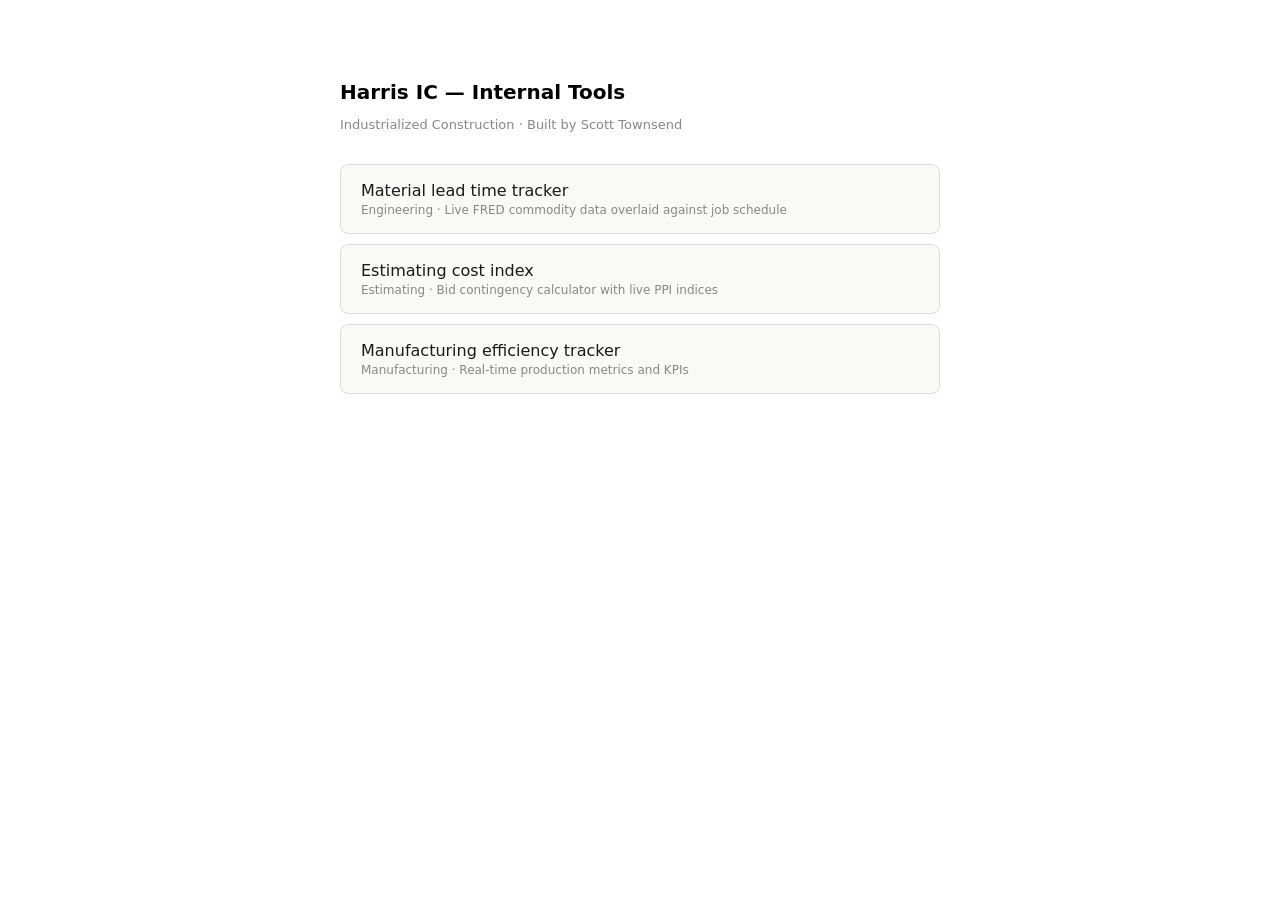
<file: index.html>
<!DOCTYPE html>
<html lang="en">
<head>
  <meta charset="UTF-8">
  <title>Harris IC — Internal Tools</title>
  <style>
    body { font-family: system-ui; max-width: 600px; margin: 80px auto; padding: 0 1rem; }
    h1 { font-size: 20px; margin-bottom: 6px; }
    p  { color: #888; font-size: 13px; margin-bottom: 32px; }
    a  { display: block; padding: 16px 20px; background: #f9f9f7;
         border: 0.5px solid #ddd; border-radius: 8px; margin-bottom: 10px;
         text-decoration: none; color: #1a1a18; font-weight: 500; }
    a:hover { background: #f0f0ec; }
    .sub { font-size: 12px; color: #888; margin-top: 3px; font-weight: 400; }
  </style>
</head>
<body>
  <h1>Harris IC — Internal Tools</h1>
  <p>Industrialized Construction · Built by Scott Townsend</p>
  <a href="Materials/index.html">
    Material lead time tracker
    <div class="sub">Engineering · Live FRED commodity data overlaid against job schedule</div>
  </a>
  <a href="Estimating/index.html">
    Estimating cost index
    <div class="sub">Estimating · Bid contingency calculator with live PPI indices</div>
  </a>
  <a href="Manufacturing/index.html">
    Manufacturing efficiency tracker
    <div class="sub">Manufacturing · Real-time production metrics and KPIs</div>
  </a>
</body>
</html>
</file>
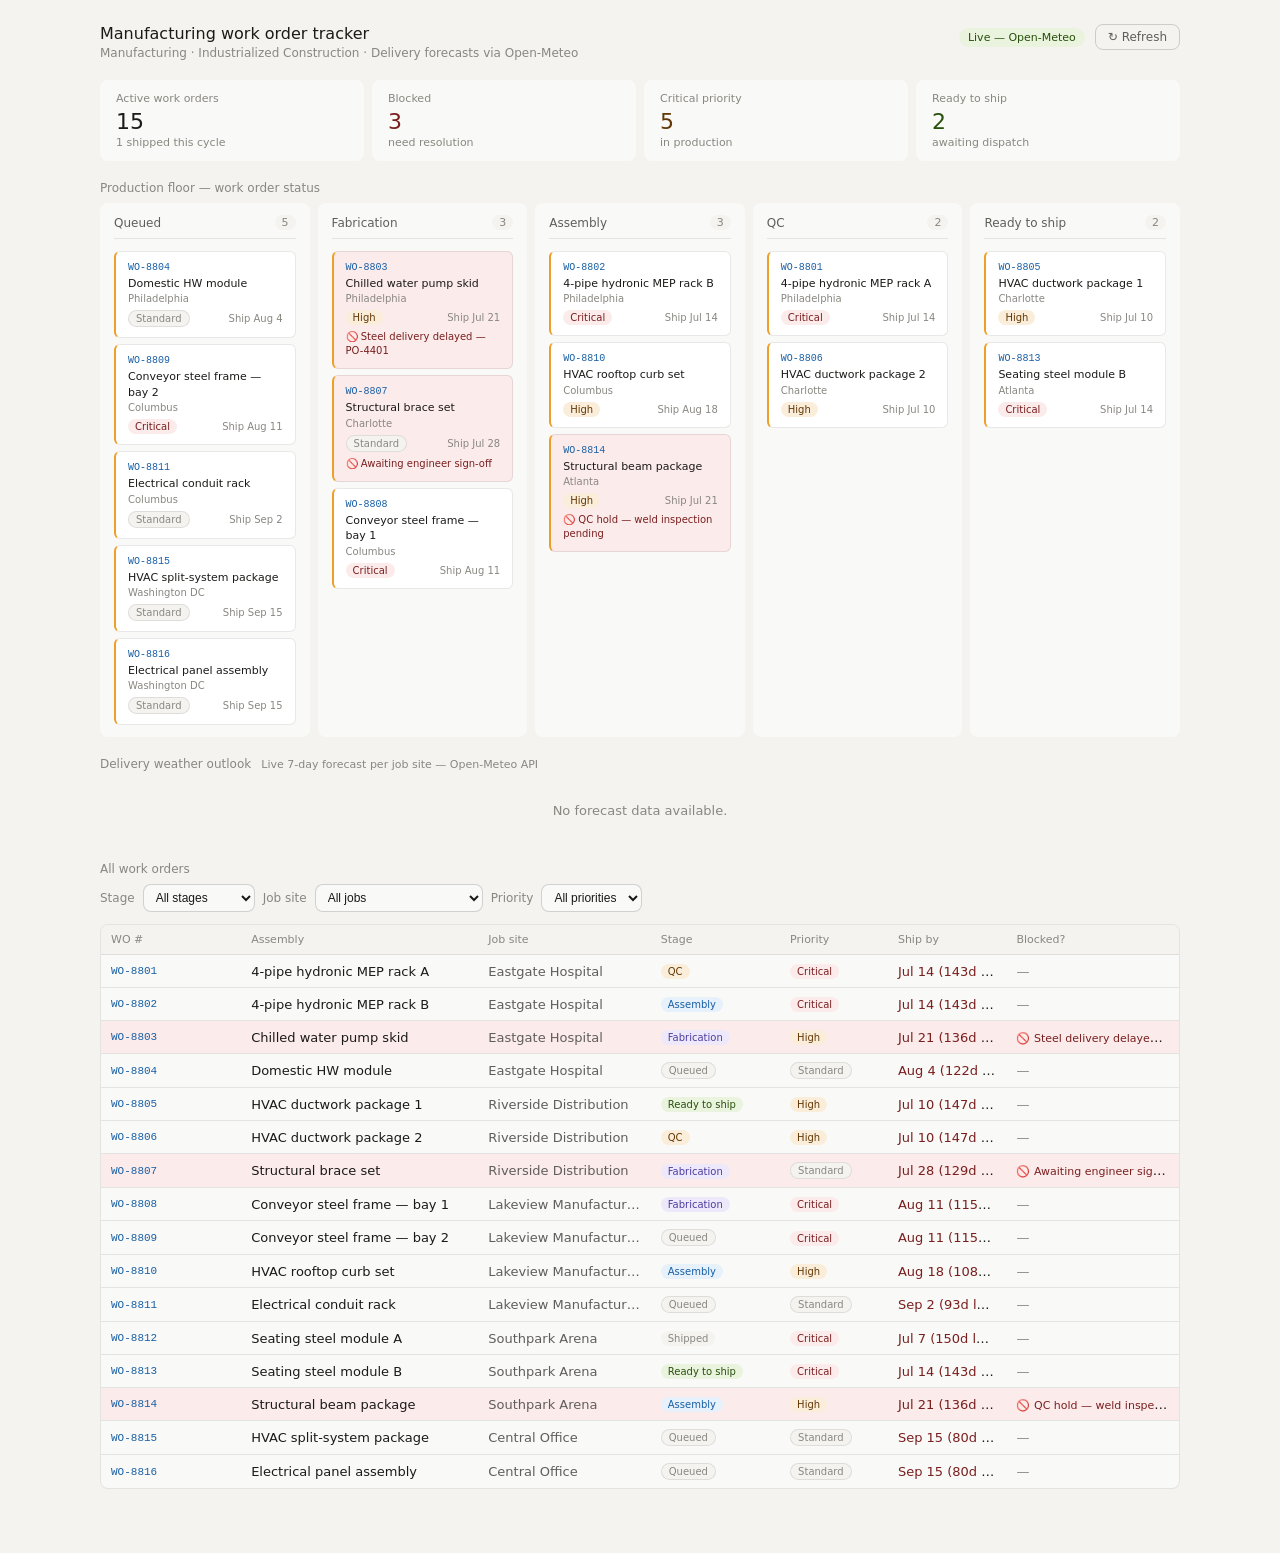
<file: Manufacturing/index.html>
<!DOCTYPE html>
<html lang="en">
<head>
  <meta charset="UTF-8">
  <meta name="viewport" content="width=device-width, initial-scale=1.0">
  <title>Manufacturing work order tracker — Harris IC</title>
  <link rel="stylesheet" href="styles.css">
</head>
<body>
<div class="container">

  <div class="topbar">
    <div>
      <div class="app-title">Manufacturing work order tracker</div>
      <div class="app-sub">Manufacturing · Industrialized Construction · Delivery forecasts via Open-Meteo</div>
    </div>
    <div class="topbar-right">
      <span class="api-status" id="api-status">Loading...</span>
      <button class="btn-secondary" onclick="app.refresh()">↻ Refresh</button>
    </div>
  </div>

  <!-- Metrics -->
  <div class="metrics" id="metrics">
    <div class="metric-card skeleton-card"><div class="metric-label">Loading...</div></div>
  </div>

  <!-- Kanban board -->
  <div class="section-label">Production floor — work order status</div>
  <div class="kanban" id="kanban"></div>

  <!-- Delivery weather alerts -->
  <div class="section-label" style="margin-top:1.25rem">
    Delivery weather outlook
    <span class="section-note">Live 7-day forecast per job site — Open-Meteo API</span>
  </div>
  <div class="weather-grid" id="weather-grid">
    <div class="state-msg skeleton">Fetching site forecasts...</div>
  </div>

  <!-- Work order detail table -->
  <div class="section-label" style="margin-top:1.25rem">All work orders</div>
  <div class="toolbar">
    <label>Stage</label>
    <select id="f-stage" onchange="app.renderTable()">
      <option value="all">All stages</option>
      <option value="Queued">Queued</option>
      <option value="Fabrication">Fabrication</option>
      <option value="Assembly">Assembly</option>
      <option value="QC">QC</option>
      <option value="Ready to ship">Ready to ship</option>
      <option value="Shipped">Shipped</option>
    </select>
    <label>Job site</label>
    <select id="f-job" onchange="app.renderTable()">
      <option value="all">All jobs</option>
    </select>
    <label>Priority</label>
    <select id="f-priority" onchange="app.renderTable()">
      <option value="all">All priorities</option>
      <option value="Critical">Critical</option>
      <option value="High">High</option>
      <option value="Standard">Standard</option>
    </select>
  </div>
  <div class="table-wrap">
    <table>
      <thead>
        <tr>
          <th style="width:13%">WO #</th>
          <th style="width:22%">Assembly</th>
          <th style="width:16%">Job site</th>
          <th style="width:12%">Stage</th>
          <th style="width:10%">Priority</th>
          <th style="width:11%">Ship by</th>
          <th style="width:16%">Blocked?</th>
        </tr>
      </thead>
      <tbody id="wo-body">
        <tr><td colspan="7" class="state-msg">Loading...</td></tr>
      </tbody>
    </table>
  </div>

</div>
<script src="data.js"></script>
<script src="weather.js"></script>
<script src="app.js"></script>
</body>
</html>
</file>
<file: Manufacturing/styles.css>
/* styles.css — Harris Manufacturing Work Order Tracker */

:root {
  --surface-0:      #f4f3ef;
  --surface-1:      #f9f9f7;
  --surface-2:      #ffffff;
  --text-primary:   #1a1a18;
  --text-secondary: #5f5e5a;
  --text-muted:     #888780;
  --text-accent:    #185fa5;
  --text-success:   #27500a;
  --text-warning:   #633806;
  --text-danger:    #791f1f;
  --bg-accent:      #e6f1fb;
  --bg-success:     #eaf3de;
  --bg-warning:     #faeeda;
  --bg-danger:      #fcebeb;
  --fill-accent:    #378add;
  --fill-success:   #639922;
  --fill-warning:   #ef9f27;
  --fill-danger:    #e24b4a;
  --border:         rgba(0,0,0,0.09);
  --border-strong:  rgba(0,0,0,0.16);
  --radius:         8px;
  --font-sans:      system-ui,-apple-system,sans-serif;
  --font-mono:      "Menlo","Consolas",monospace;
}

@media (prefers-color-scheme: dark) {
  :root {
    --surface-0:    #1a1a18;
    --surface-1:    #222220;
    --surface-2:    #2c2c2a;
    --text-primary: #e8e6de;
    --text-secondary:#b4b2a9;
    --text-muted:   #888780;
    --text-accent:  #85b7eb;
    --text-success: #c0dd97;
    --text-warning: #fac775;
    --text-danger:  #f09595;
    --bg-accent:    #0c447c;
    --bg-success:   #173404;
    --bg-warning:   #412402;
    --bg-danger:    #501313;
    --border:       rgba(255,255,255,0.09);
    --border-strong:rgba(255,255,255,0.16);
  }
}

*,*::before,*::after{box-sizing:border-box;margin:0;padding:0}
body{font-family:var(--font-sans);font-size:14px;color:var(--text-primary);background:var(--surface-0);min-height:100vh;padding:1.5rem 1rem 4rem}
.container{max-width:1080px;margin:0 auto}

/* Topbar */
.topbar{display:flex;justify-content:space-between;align-items:flex-start;margin-bottom:1.25rem;flex-wrap:wrap;gap:8px}
.app-title{font-size:16px;font-weight:500}
.app-sub{font-size:12px;color:var(--text-muted);margin-top:3px}
.topbar-right{display:flex;align-items:center;gap:10px}
.api-status{font-size:11px;padding:3px 9px;border-radius:20px;background:var(--bg-warning);color:var(--text-warning)}
.api-status.connected{background:var(--bg-success);color:var(--text-success)}
.api-status.error{background:var(--bg-danger);color:var(--text-danger)}
.btn-secondary{font-size:12px;padding:5px 12px;border-radius:var(--radius);border:0.5px solid var(--border-strong);background:transparent;color:var(--text-secondary);cursor:pointer;font-family:var(--font-sans)}
.btn-secondary:hover{background:var(--surface-1)}

/* Metrics */
.metrics{display:grid;grid-template-columns:repeat(4,minmax(0,1fr));gap:8px;margin-bottom:1.25rem}
.metric-card{background:var(--surface-1);border-radius:var(--radius);padding:.75rem 1rem}
.metric-label{font-size:11px;color:var(--text-muted);margin-bottom:4px}
.metric-value{font-size:22px;font-weight:500}
.metric-sub{font-size:11px;color:var(--text-muted);margin-top:2px}
.metric-value.warn{color:var(--text-warning)}
.metric-value.good{color:var(--text-success)}
.metric-value.danger{color:var(--text-danger)}
.metric-value.neutral{color:var(--text-primary)}
.skeleton-card{grid-column:1/-1;opacity:.5}

/* Section label */
.section-label{font-size:12px;font-weight:500;color:var(--text-muted);margin-bottom:8px;display:flex;align-items:center;gap:10px}
.section-note{font-size:11px;font-weight:400;color:var(--text-muted)}

/* Kanban */
.kanban{display:grid;grid-template-columns:repeat(5,minmax(0,1fr));gap:8px}
@media(max-width:800px){.kanban{grid-template-columns:repeat(3,minmax(0,1fr))}}
@media(max-width:500px){.kanban{grid-template-columns:repeat(2,minmax(0,1fr))}}

.kanban-col{background:var(--surface-1);border-radius:var(--radius);padding:.75rem .875rem;min-height:200px}
.kanban-header{display:flex;justify-content:space-between;align-items:center;margin-bottom:.75rem;padding-bottom:.5rem;border-bottom:0.5px solid var(--border)}
.kanban-stage{font-size:12px;font-weight:500;color:var(--text-secondary)}
.kanban-count{font-size:11px;padding:1px 7px;border-radius:20px;background:var(--surface-0);color:var(--text-muted)}
.kanban-empty{font-size:11px;color:var(--text-muted);text-align:center;padding:16px 0}
.kanban-cards{display:flex;flex-direction:column;gap:6px}

/* Kanban card */
.kanban-card{background:var(--surface-2);border-radius:6px;border:0.5px solid var(--border);padding:.625rem .75rem}
.kanban-card.blocked{border-left:2px solid var(--fill-danger);background:var(--bg-danger)}
.kanban-card.urgent{border-left:2px solid var(--fill-warning)}
.card-id{font-family:var(--font-mono);font-size:10px;color:var(--text-accent);margin-bottom:3px}
.card-assembly{font-size:11px;font-weight:500;color:var(--text-primary);margin-bottom:2px;line-height:1.4}
.card-site{font-size:10px;color:var(--text-muted);margin-bottom:6px}
.card-footer{display:flex;justify-content:space-between;align-items:center;flex-wrap:wrap;gap:3px}
.card-ship{font-size:10px;color:var(--text-muted)}
.card-blocked{font-size:10px;color:var(--text-danger);margin-top:5px;line-height:1.4}
.wx-flag{font-size:10px;color:var(--text-warning);display:block;margin-top:4px}
.wx-flag-sm{font-size:11px;color:var(--text-warning)}

/* Badges */
.badge{display:inline-block;font-size:10px;padding:2px 7px;border-radius:20px;font-weight:500;white-space:nowrap}
.badge-critical{background:var(--bg-danger);color:var(--text-danger)}
.badge-high{background:var(--bg-warning);color:var(--text-warning)}
.badge-standard{background:var(--surface-0);color:var(--text-muted);border:0.5px solid var(--border)}
.stage-queued{background:var(--surface-0);color:var(--text-muted);border:0.5px solid var(--border)}
.stage-fab{background:#ede9fb;color:#4c3d9e}
.stage-asm{background:var(--bg-accent);color:var(--text-accent)}
.stage-qc{background:var(--bg-warning);color:var(--text-warning)}
.stage-ready{background:var(--bg-success);color:var(--text-success)}
.stage-shipped{background:var(--surface-0);color:var(--text-muted)}

/* Urgency */
.urgency-overdue{color:var(--text-danger);font-weight:500}
.urgency-critical{color:var(--text-danger)}
.urgency-soon{color:var(--text-warning)}
.urgency-ok{color:var(--text-muted)}

/* Weather grid */
.weather-grid{display:flex;flex-direction:column;gap:10px;margin-bottom:1.25rem}
.weather-card{background:var(--surface-1);border-radius:var(--radius);border:0.5px solid var(--border);padding:.875rem 1rem}
.weather-card.risk{border-left:2px solid var(--fill-warning)}
.weather-card.clear{border-left:2px solid var(--fill-success)}
.wx-header{display:flex;justify-content:space-between;align-items:flex-start;margin-bottom:.75rem;flex-wrap:wrap;gap:8px}
.wx-site{font-size:13px;font-weight:500}
.wx-city{font-size:11px;color:var(--text-muted);margin-top:2px}
.wx-status{font-size:12px;font-weight:500;padding:3px 10px;border-radius:20px}
.wx-warn{background:var(--bg-warning);color:var(--text-warning)}
.wx-ok{background:var(--bg-success);color:var(--text-success)}
.wx-days{display:flex;gap:6px;flex-wrap:wrap}
.wx-day{background:var(--surface-0);border-radius:6px;padding:6px 10px;text-align:center;min-width:64px;border:0.5px solid var(--border)}
.wx-day.wx-day-risk{background:var(--bg-warning);border-color:var(--fill-warning)}
.wx-day-label{font-size:10px;color:var(--text-muted);margin-bottom:3px}
.wx-icon{font-size:18px;margin-bottom:3px}
.wx-temp{font-size:12px;font-weight:500;margin-bottom:2px}
.wx-detail{font-size:10px;color:var(--text-muted)}
.wx-alert{font-size:11px;color:var(--text-warning);margin-top:.75rem;padding:.5rem .75rem;background:var(--bg-warning);border-radius:6px;line-height:1.5}

/* Toolbar */
.toolbar{display:flex;gap:8px;flex-wrap:wrap;align-items:center;margin-bottom:.75rem}
.toolbar label{font-size:12px;color:var(--text-muted)}
.toolbar select{font-size:12px;padding:5px 8px;border-radius:var(--radius);border:0.5px solid var(--border-strong);background:var(--surface-1);color:var(--text-primary);cursor:pointer}

/* Table */
.table-wrap{background:var(--surface-1);border-radius:var(--radius);border:0.5px solid var(--border);overflow:hidden;overflow-x:auto}
table{width:100%;border-collapse:collapse;table-layout:fixed;min-width:600px}
th{font-size:11px;font-weight:500;color:var(--text-muted);text-align:left;padding:8px 10px;border-bottom:0.5px solid var(--border);background:var(--surface-0);white-space:nowrap}
td{padding:8px 10px;border-bottom:0.5px solid var(--border);font-size:13px;vertical-align:middle;overflow:hidden;text-overflow:ellipsis;white-space:nowrap}
tr:last-child td{border-bottom:none}
tr:hover td{background:var(--surface-0)}
tr.row-blocked td{background:var(--bg-danger)}
tr.row-blocked:hover td{background:#fad7d7}
.mono{font-family:var(--font-mono);font-size:11px;color:var(--text-accent)}
.blocked-text{font-size:11px;color:var(--text-danger)}

/* Misc */
.state-msg{font-size:13px;color:var(--text-muted);padding:1.5rem;text-align:center}
@keyframes pulse{0%,100%{opacity:.5}50%{opacity:1}}
.skeleton{animation:pulse 1.4s ease-in-out infinite}
@media(max-width:640px){.metrics{grid-template-columns:1fr 1fr}}
</file>
